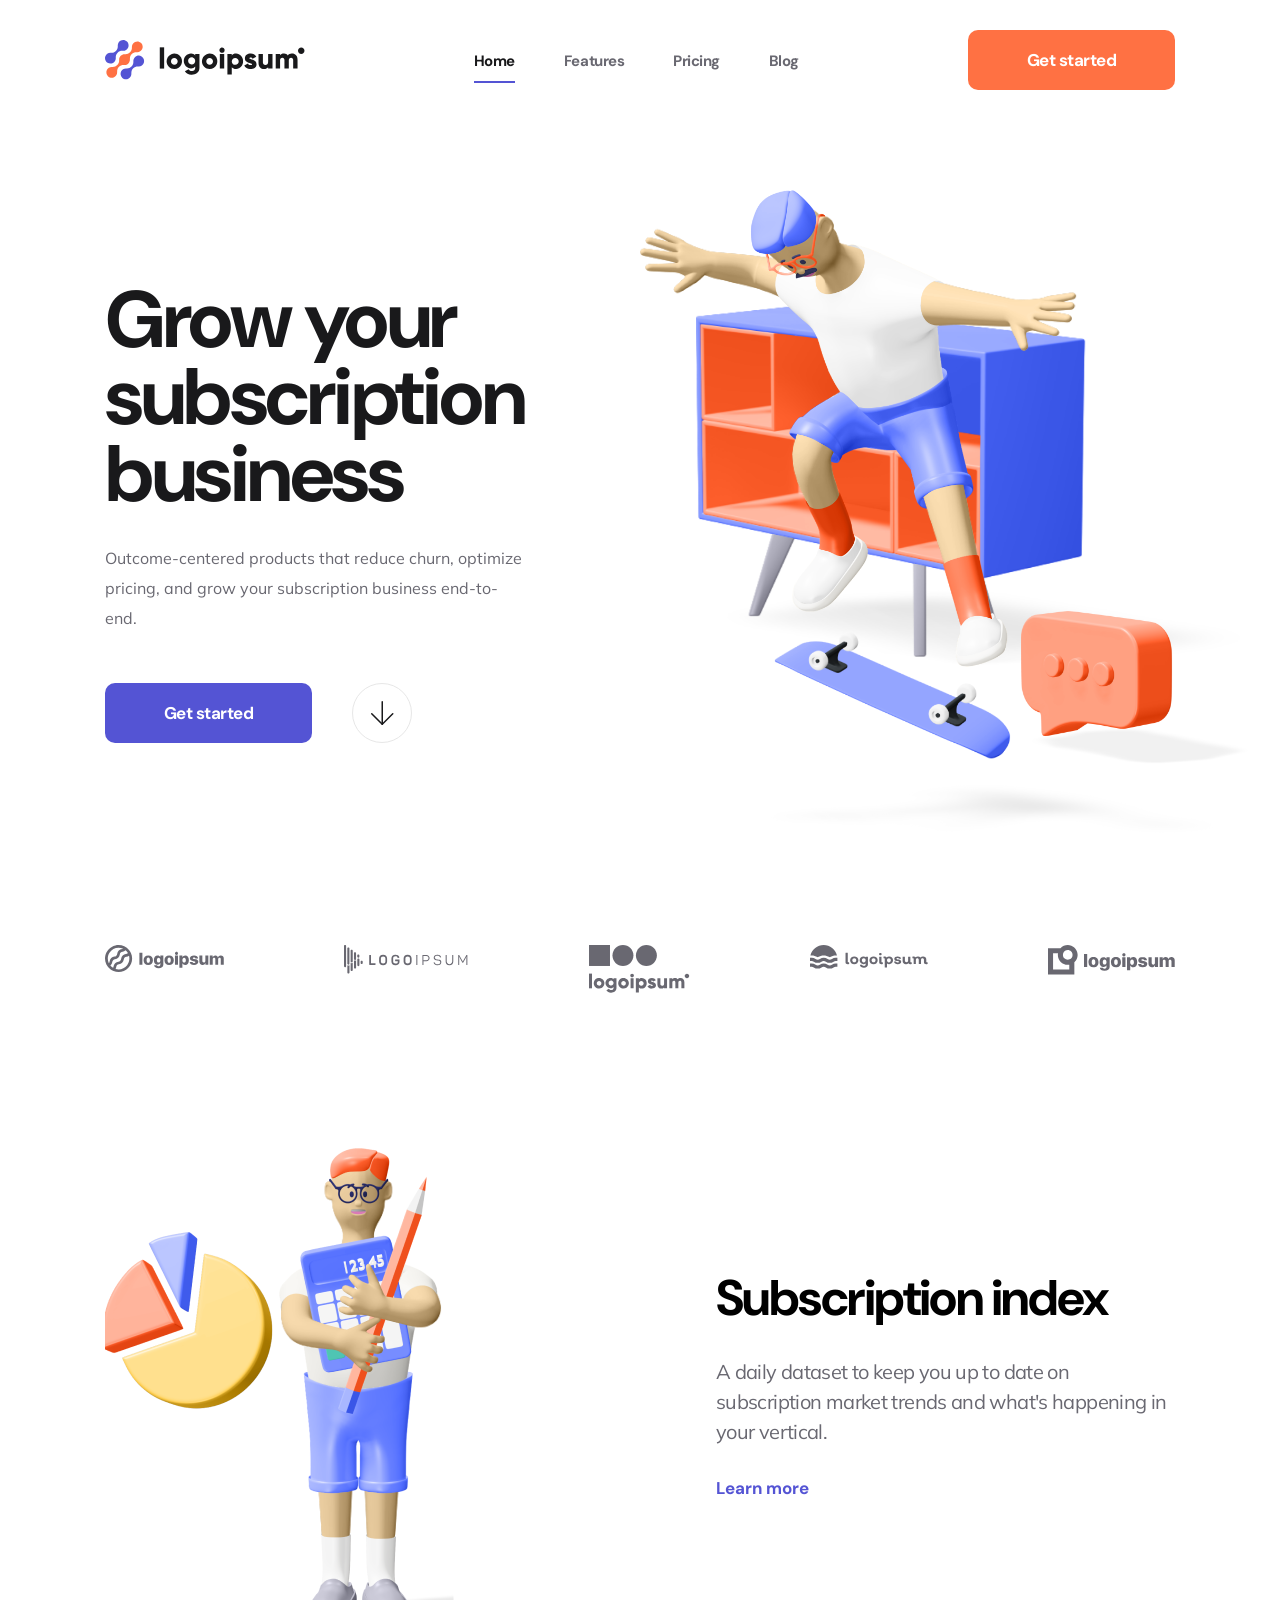
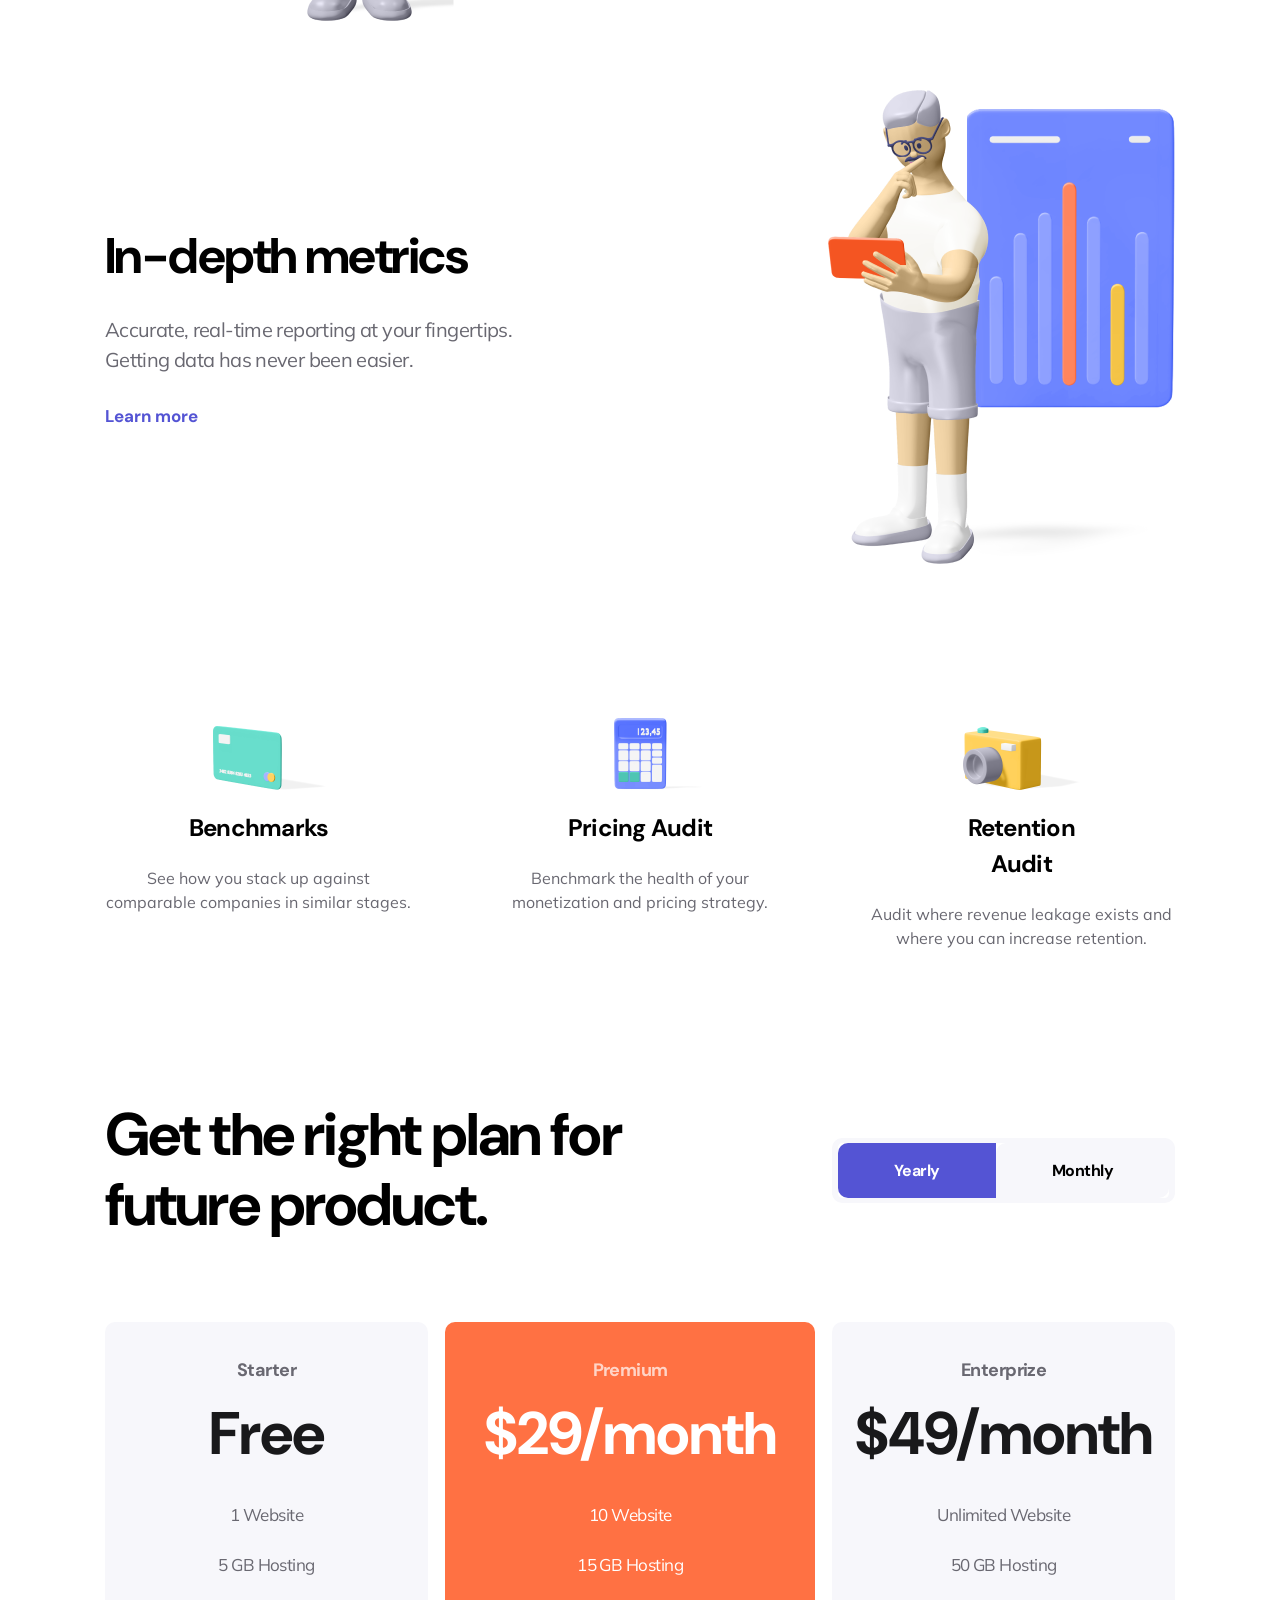
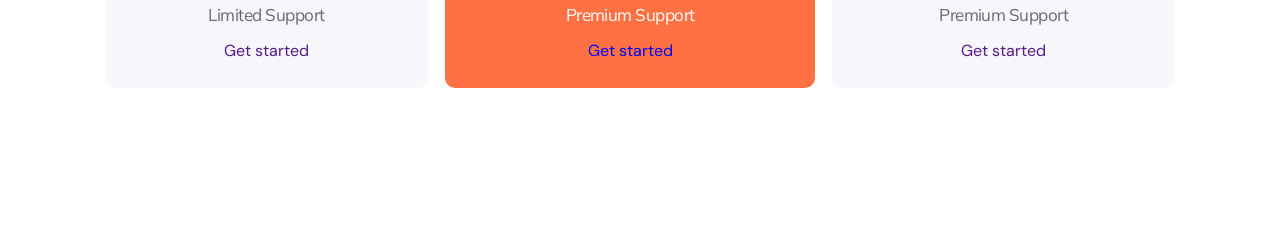
<file: index.html>
<!DOCTYPE html>
<html lang="en">

<head>
    <meta charset="UTF-8">
    <meta name="viewport" content="width=device-width, initial-scale=1.0">
    <title>logoipsum</title>
    <link rel="stylesheet" href="style.css">
    <link rel="preconnect" href="https://fonts.googleapis.com">
    <link rel="preconnect" href="https://fonts.gstatic.com" crossorigin>
    <link
        href="https://fonts.googleapis.com/css2?family=DM+Sans:ital,opsz,wght@0,9..40,100..1000;1,9..40,100..1000&family=Mulish:ital,wght@0,200..1000;1,200..1000&display=swap"
        rel="stylesheet">

</head>

<body>

    <header class="Ayanami">
        <div class="Ayanami__container">
            <nav class="header__nav">
                <img src="images/logoipsum.svg">
                <ul class="header__list">
                    <li class="header__list-item">
                        <a class="header__list-link active"=href="/">Home</a>
                    </li>
                    <li class="header__list-item">
                        <a class="header__list-link"=href="/">Features</a>
                    </li>
                    <li class="header__list-item">
                        <a class="header__list-link"=href="/">Pricing</a>
                    </li>
                    <li class="header__list-item">
                        <a class="header__list-link"=href="/">Blog</a>
                    </li>
                </ul>
                <a class="header__button" href="/">Get started</a>
            </nav>
        </div>
    </header>
    <main>
        <section class="hero">
            <div class="hero__container">
                <div class="hero__content">
                    <div class="hero__text">
                        <h1 class="hero__title">
                            Grow your subscription business
                        </h1>

                        <p class="hero_description">
                            Outcome-centered products that reduce churn, optimize pricing, and grow your subscription business end-to-end.
                        </p>
                    </div>
                    <div class="hero__buttons">
                        <a class="hero__button" href="/">Get started</a>
                        <a class="hero__scroll" href="#companies">
                            <!-- <a href="" class="hero__scroll"></a> -->
                            <img class="hero__scroll-image"; src="images/arrow-down.svg">
                        </a>
                    </div>
                </div>
                <img class="hero__3d"; src="images/hero_3d.svg">
            </div>
        </section>
        <section class="companies" id="companies">
            <ul class="companies__container">
                <li class="companies__company">
                    <img src="images/Logos/Group1.svg" alt="">
                </li>
                <li class="companies__company">
                    <img src="images/Logos/Group2.svg" alt="">
                </li>
                <li class="companies__company">
                    <img src="images/Logos/Group3.svg" alt="">
                </li>
                <li class="companies__company">
                    <img src="images/Logos/Group4.svg" alt="">
                </li>
                <li class="companies__company">
                    <img src="images/Logos/Group5.svg" alt="">
                </li>
            </ul>
        </section>
        <section class="features">
            <div class="features__container">
                <div class="feature">
                    <img class="feature__image"src="images/pristup.png" alt="">
                    <div class="feature__content">
                        <h3 class="feature__title">
                            Subscription index
                        </h3>
                        <p class="feature__desc">
                            A daily dataset to keep you up to date on subscription market trends and what's happening in your vertical.
                        </p>
                        <a href="/" class="feature__link">Learn more</a>
                    </div>
                </div>
                <div class="feature">
                    <div class="feature__content">
                        <h3 class="feature__title">
                            In-depth metrics
                        </h3>
                        <p class="feature__desc">
                            Accurate, real-time reporting at your fingertips. Getting data has never been easier.
                        </p>
                        <a href="/" class="feature__link">Learn more</a>
                    </div>
                    <img class="feature__image"src="images/pristup_dumaet.png" alt="">
                </div>
            </div>
        </section>
        <section class="mini-features">
            <div class="mini-features__container">
                <div class="mini-feature">
                    <header class="mini-feature__header">
                        <img src="images/mini_features/card.png" alt="">
                        <h4 class="mini-feature__title">Benchmarks</h4>
                    </header>
                    <p class="mini-feature__desc">See how you stack up against comparable companies in similar stages.</p>
                </div>
                <div class="mini-feature">
                    <header class="mini-feature__header">
                        <img src="images/mini_features/calc.png" alt="">
                        <h4 class="mini-feature__title">Pricing Audit</h4>
                    </header>
                    <p class="mini-feature__desc">Benchmark the health of your monetization and pricing strategy.</p>
                </div>
                <div class="mini-feature">
                    <header class="mini-feature__header">
                        <img src="images/mini_features/camera.png" alt="">
                        <h4 class="mini-feature__title">Retention Audit</h4>
                    </header>
                    <p class="mini-feature__desc">Audit where revenue leakage exists and where you can increase retention.</p>
                </div>
            </div>
        </section>
        <section class="subscription">
            <div class="subscription__container">
                <header class="subscription__header">
                    <h2 class="subscription__title">Get the right plan for <br>
                        future product.</h2>
                    <div class="subscription__tabs">
                        <button class="subscription__tab active">Yearly</button>
                        <button class="subscription__tab">Monthly</button>
                    </div>
                </header>
                <div class="subscription__plans">
                    <div class="subscription__plan">
                        <p class="subscription__plan-title">Starter</p>
                        <h2 class="subscription__plan-price">Free</h2>
                        <p class="subscription__plan-features">
                            1 Website <br>
                            5 GB Hosting <br>
                            Limited Support
                        </p>
                        <a href="" class="subscription__plan-buttton " href="/">Get started</a>
                    </div>
                    <div class="subscription__plan active">
                        <p class="subscription__plan-title">Premium</p>
                        <h2 class="subscription__plan-price">$29<cpan>/month</cpan></h2>
                        <p class="subscription__plan-features">
                            10 Website <br>
                            15 GB Hosting <br>
                            Premium Support</p>
                        <a href="/" class="subscription__plan-buttton active" href="/">Get started</a>
                    </div>
                    <div class="subscription__plan">
                        <p class="subscription__plan-title">Enterprize</p>
                        <h2 class="subscription__plan-price">$49<cpan>/month</cpan></h2>
                        <p class="subscription__plan-features">
                            Unlimited Website <br>
                            50 GB Hosting <br>
                            Premium Support
                        </p>
                        <a href="" class="subscription__plan-buttton" href="/">Get started</a>
                    </div>
                </div>
            </div>
        </section>
    </main>
</body>

</html>
</file>
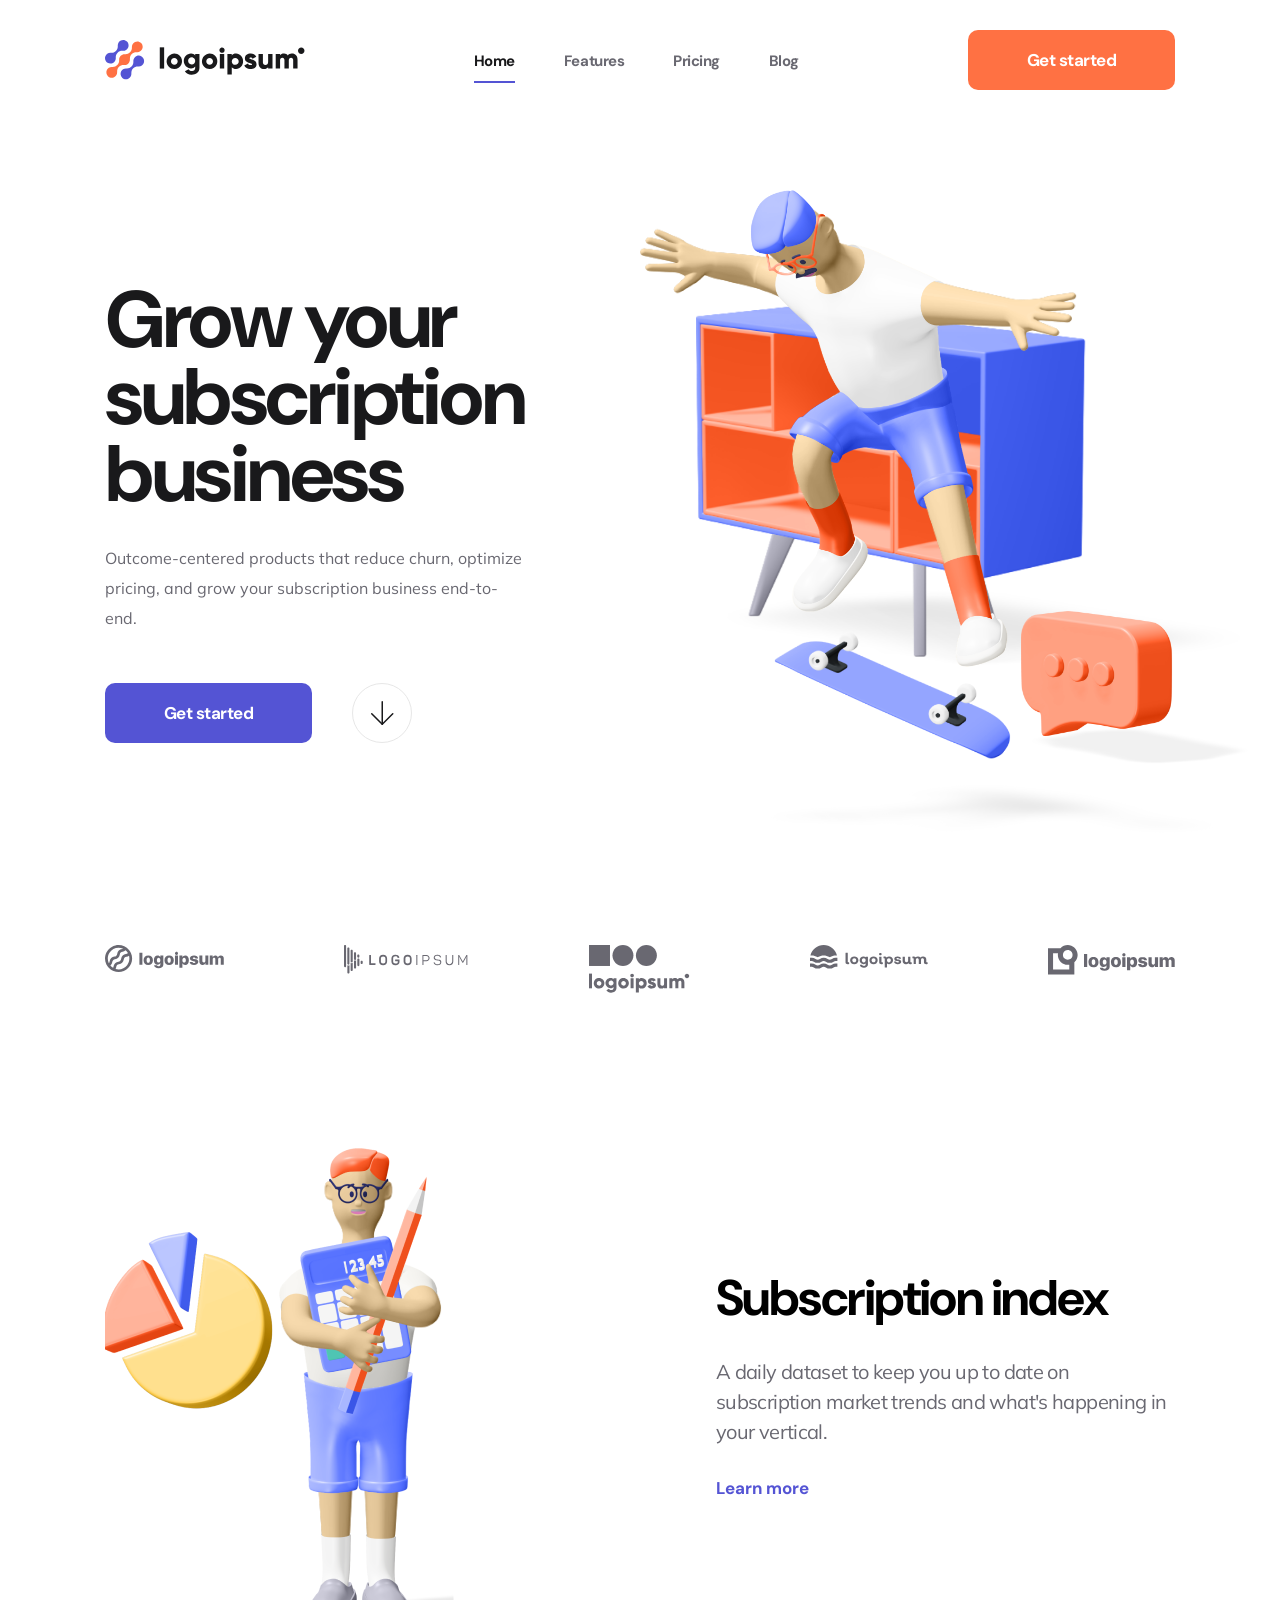
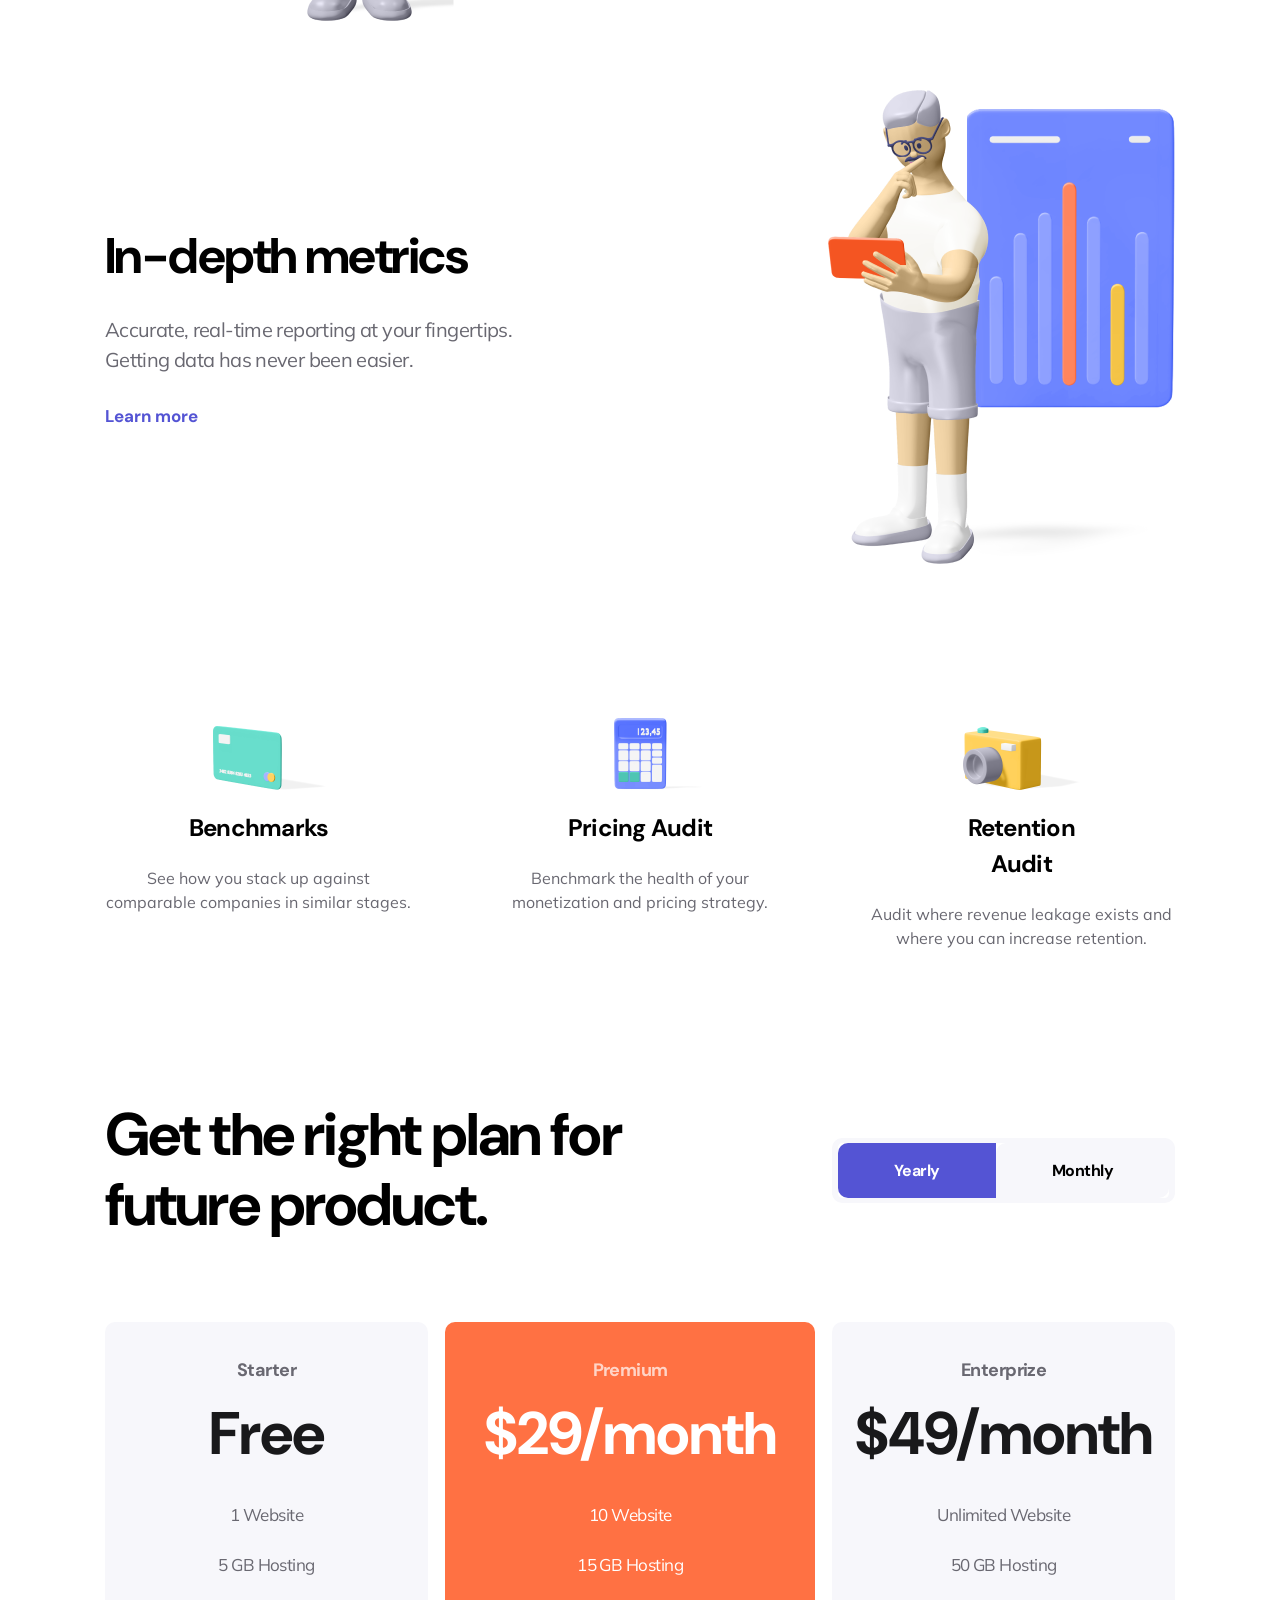
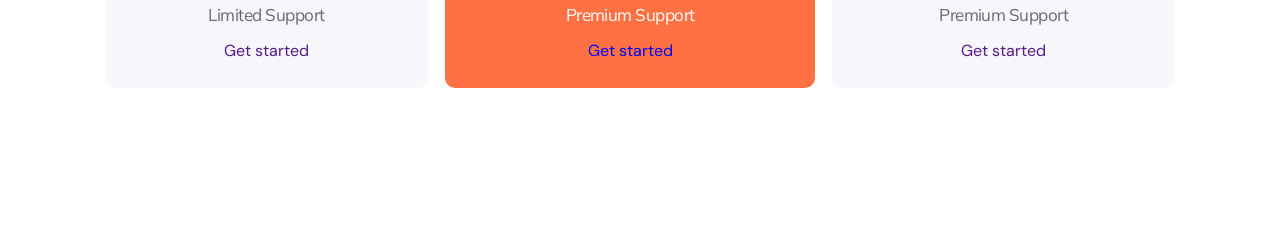
<file: bebra.html>
<!DOCTYPE html>
<html lang="en">

<head>
    <meta charset="UTF-8">
    <meta name="viewport" content="width=device-width, initial-scale=1.0">
    <title>logoipsum</title>
    <link rel="stylesheet" href="style.css">
    <link rel="preconnect" href="https://fonts.googleapis.com">
    <link rel="preconnect" href="https://fonts.gstatic.com" crossorigin>
    <link
        href="https://fonts.googleapis.com/css2?family=DM+Sans:ital,opsz,wght@0,9..40,100..1000;1,9..40,100..1000&family=Mulish:ital,wght@0,200..1000;1,200..1000&display=swap"
        rel="stylesheet">

</head>

<body>

    <header class="Ayanami">
        <div class="Ayanami__container">
            <nav class="header__nav">
                <img src="images/logoipsum.svg">
                <ul class="header__list">
                    <li class="header__list-item">
                        <a class="header__list-link active"=href="/">Home</a>
                    </li>
                    <li class="header__list-item">
                        <a class="header__list-link"=href="/">Features</a>
                    </li>
                    <li class="header__list-item">
                        <a class="header__list-link"=href="/">Pricing</a>
                    </li>
                    <li class="header__list-item">
                        <a class="header__list-link"=href="/">Blog</a>
                    </li>
                </ul>
                <a class="header__button" href="/">Get started</a>
            </nav>
        </div>
    </header>
    <main>
        <section class="hero">
            <div class="hero__container">
                <div class="hero__content">
                    <div class="hero__text">
                        <h1 class="hero__title">
                            Grow your subscription business
                        </h1>

                        <p class="hero_description">
                            Outcome-centered products that reduce churn, optimize pricing, and grow your subscription business end-to-end.
                        </p>
                    </div>
                    <div class="hero__buttons">
                        <a class="hero__button" href="/">Get started</a>
                        <a class="hero__scroll" href="#companies">
                            <!-- <a href="" class="hero__scroll"></a> -->
                            <img class="hero__scroll-image"; src="images/arrow-down.svg">
                        </a>
                    </div>
                </div>
                <img class="hero__3d"; src="images/hero_3d.svg">
            </div>
        </section>
        <section class="companies" id="companies">
            <ul class="companies__container">
                <li class="companies__company">
                    <img src="images/Logos/Group1.svg" alt="">
                </li>
                <li class="companies__company">
                    <img src="images/Logos/Group2.svg" alt="">
                </li>
                <li class="companies__company">
                    <img src="images/Logos/Group3.svg" alt="">
                </li>
                <li class="companies__company">
                    <img src="images/Logos/Group4.svg" alt="">
                </li>
                <li class="companies__company">
                    <img src="images/Logos/Group5.svg" alt="">
                </li>
            </ul>
        </section>
        <section class="features">
            <div class="features__container">
                <div class="feature">
                    <img class="feature__image"src="images/pristup.png" alt="">
                    <div class="feature__content">
                        <h3 class="feature__title">
                            Subscription index
                        </h3>
                        <p class="feature__desc">
                            A daily dataset to keep you up to date on subscription market trends and what's happening in your vertical.
                        </p>
                        <a href="/" class="feature__link">Learn more</a>
                    </div>
                </div>
                <div class="feature">
                    <div class="feature__content">
                        <h3 class="feature__title">
                            In-depth metrics
                        </h3>
                        <p class="feature__desc">
                            Accurate, real-time reporting at your fingertips. Getting data has never been easier.
                        </p>
                        <a href="/" class="feature__link">Learn more</a>
                    </div>
                    <img class="feature__image"src="images/pristup_dumaet.png" alt="">
                </div>
            </div>
        </section>
        <section class="mini-features">
            <div class="mini-features__container">
                <div class="mini-feature">
                    <header class="mini-feature__header">
                        <img src="images/mini_features/card.png" alt="">
                        <h4 class="mini-feature__title">Benchmarks</h4>
                    </header>
                    <p class="mini-feature__desc">See how you stack up against comparable companies in similar stages.</p>
                </div>
                <div class="mini-feature">
                    <header class="mini-feature__header">
                        <img src="images/mini_features/calc.png" alt="">
                        <h4 class="mini-feature__title">Pricing Audit</h4>
                    </header>
                    <p class="mini-feature__desc">Benchmark the health of your monetization and pricing strategy.</p>
                </div>
                <div class="mini-feature">
                    <header class="mini-feature__header">
                        <img src="images/mini_features/camera.png" alt="">
                        <h4 class="mini-feature__title">Retention Audit</h4>
                    </header>
                    <p class="mini-feature__desc">Audit where revenue leakage exists and where you can increase retention.</p>
                </div>
            </div>
        </section>
        <section class="subscription">
            <div class="subscription__container">
                <header class="subscription__header">
                    <h2 class="subscription__title">Get the right plan for <br>
                        future product.</h2>
                    <div class="subscription__tabs">
                        <button class="subscription__tab active">Yearly</button>
                        <button class="subscription__tab">Monthly</button>
                    </div>
                </header>
                <div class="subscription__plans">
                    <div class="subscription__plan">
                        <p class="subscription__plan-title">Starter</p>
                        <h2 class="subscription__plan-price">Free</h2>
                        <p class="subscription__plan-features">
                            1 Website <br>
                            5 GB Hosting <br>
                            Limited Support
                        </p>
                        <a href="" class="subscription__plan-buttton " href="/">Get started</a>
                    </div>
                    <div class="subscription__plan active">
                        <p class="subscription__plan-title">Premium</p>
                        <h2 class="subscription__plan-price">$29<cpan>/month</cpan></h2>
                        <p class="subscription__plan-features">
                            10 Website <br>
                            15 GB Hosting <br>
                            Premium Support</p>
                        <a href="/" class="subscription__plan-buttton active" href="/">Get started</a>
                    </div>
                    <div class="subscription__plan">
                        <p class="subscription__plan-title">Enterprize</p>
                        <h2 class="subscription__plan-price">$49<cpan>/month</cpan></h2>
                        <p class="subscription__plan-features">
                            Unlimited Website <br>
                            50 GB Hosting <br>
                            Premium Support
                        </p>
                        <a href="" class="subscription__plan-buttton" href="/">Get started</a>
                    </div>
                </div>
            </div>
        </section>
    </main>
</body>

</html>
</file>
<file: style.css>
:root {
    --dark: #19191B;
    --gray: #696871;
    --blue: #5454D4;
    --orange: #FF7143;
}

html {
    scroll-padding: 100px;
    scroll-behavior: smooth;
}
* {
    margin: 0;
    padding: 0;
    box-sizing: border-box;
}

body {
    font-family: "DM SANS", sans-serif; 
}

.Ayanami {
    /* padding-top: 30px;
    padding-right: 0;
    padding-bottom: 30px;
    padding-left: 0px; 
    padding: 30px 0px 30px 0px;
    горизонтальный отступ */
    padding-block: 30px;
    position: fixed;
    width: 100%;
    background-color: white;
    z-index: 999;
    top: 0;
}

main {
    margin-top: 120px;
}

[class*="__container"] {
    max-width: 1070px;
    margin-inline: auto;
}

.header__nav {
    display: flex;
    justify-content: space-between;
    align-items: center;   
}
.header__list {
    display: flex;
    gap: 49px;
}

ul {
    list-style: none;
}

.header__list-link {
    font-family: "DM SANS", sans-serif;
    font-weight: 700;
    font-size: 15px;
    letter-spacing: -0.47px;
    color: var(--gray);
    transition: color 0.3s;
}
.header__list-link.active {
    color: var(--dark);
    border-bottom: 2px solid var(--blue);
    padding-bottom: 10px;
}
.header__list-link:hover {
    color: var(--dark);
}

.header__button, .hero__button {
    font-weight: 700;
    font-size: 17px;
    letter-spacing: -0.53px;
    color: white;
    padding: 19px 59px;
    border-radius: 10px;
    transition: 0.3s;
}

.header__button {
    background-color: var(--orange);
}
.header__button:hover {
    opacity: 90%;
}
* {
    text-decoration: none;
}

.hero {
    padding-block: 70px;
}
.hero__container {
    position: relative;
}

.hero__content {
    max-width: 423px;
    padding-block: 92px;
}
.hero__3d {
    position: absolute;
    top: 0;
    right: -75px;
}
.hero__title {
    font-weight: 700;
    font-size: 80px;
    letter-spacing: -2.5px;
    line-height: 77px;
    color: var(--dark);
}
.hero_description {
    font-family: "Mulish", sans-serif;
    font-weight: 400;
    font-size: 20;
    letter-spacing: -0,63px;
    line-height: 30px;
    color: var(--gray);
    margin-top: 30px;   
}

.hero__buttons {
    display: flex;
    /* margin: 50px 40px; */
    margin-top: 50px;
    gap: 40px;
}

.hero__button {
    background-color: var(--blue);
}
.hero__scroll {
    width: 60px;
    height: 60px;
    display: flex;
    align-items: center;
    justify-content: center;
    border: 1px solid #E7E7E7;
    border-radius: 50px
}
.companies {
padding-block: 40px;
}
.companies__container {
    display: flex;
    justify-content: space-between;
    align-items: centre;
}

.features {
    padding-block: 110px;
}

.features__container {
    display: flex;
    flex-direction: column;
    gap: 69px;
}
.feature {
    display: flex;
    align-items: center;
    justify-content: space-between;
}

.feature__content {
    max-width: 459px;
    display: flex;
    flex-direction: column;
    gap: 30px;
}
.feature__title {
    font-family: "DM SANS", sans-serif;
    font-size: 50px;
    font-weight: 700;
    letter-spacing: -1.56px;
    line-height: 57px;
}

.feature__desc {
    font-family: "Mulish", sans-serif;
    font-size: 20px;
    font-weight: 400;
    letter-spacing: -0.63px;
    line-height: 30px;
    color: var(--gray);
}

.feature__link {
    font-family: "DM SANS", sans-serif;
    font-size: 17px;
    font-weight: 700;
    line-height: auto;
    letter-spacing: -0,53px;
    color: var(--blue)
}

.feature__link:hover {
    text-decoration: underline
}
.mini-features {
    padding-block: 32px;
}
.mini-features__container {
    display: grid;
    grid-template-columns: 1fr 1fr 1fr;
    gap: 74px;
}
.mini-feature {
    display: flex;
    flex-direction: column;
    gap: 20px;
    align-items: center;
    text-align: center
}
.mini-feature__header {
    display: flex;
    flex-direction: column;
    gap: 7px;
}
.mini-feature__title {
    font-family: "DM SANS", sans-serif;
    font-weight: 700;
    font-size: 24px;
    line-height: 36px;
    letter-spacing: -0.75px;
}
.mini-feature__desc {
    font-family: "Mulish", sans-serif;
    font-weight: 400;
    font-size: 16px;
    line-height: 24px;
    letter-spacing: -0,5px;
    color: var(--gray);
}
.mini-feature__header {
    max-width: 151px;
}
.subscription {
    padding-block: 118px 158px;
}
.subscription__container {
    display: flex;
    flex-direction: column;
    gap: 82px;
}
.subscription__header {
    display: flex;
    align-items: center;
    justify-content: space-between;
}
.subscription__title {
    font-weight: 700;
    font-size: 60px;
    line-height: 70px;
    letter-spacing: -1.88px;
}
.subscription__tabs {
    display: flex;
    border-block: 5px solid #F7F7FB;
    border-inline: 6px solid #F7F7FB;
    border-radius: 10px;
}
.subscription__tab {
    cursor: pointer;
    font-family: inherit;
    font-weight: 700;
    font-size: 16px;
    letter-spacing: -0.5px;
    border: none;
    background-color: #F7F7FB;
    padding: 17px 56px;
    border-radius: 10px 0px 10px 0px;
    color: var(--var);
}
.subscription__tab.active {
    background-color: var(--blue);
    border-radius: 10px 0 0 10px;
    color: white;
}
.subscription__plans {
    display: grid;
    grid-template-columns: 1fr 1.146fr 1fr;
    gap: 17px;
}
.subscription__plan {
    padding: 34px 23px 27px;
    background-color: #F7F7FB;
    border-radius: 10px;
    text-align: center;
}
.subscription__plan-title {
    font-weight: 700;
    font-size: 18px;
    line-height: 28px;
    letter-spacing: -0.56px;
    color: var(--gray);
}
.subscription__plan-price {
    font-weight: 700;
    font-size: 60px;
    line-height: 56px;
    letter-spacing: -1.03px;
    color: var(--dark);
    margin-top: 22px;
}
.subscription__plan-price > span {
    font-size: 18px;
}
.subscription__plan-features {
    font-family: "Mulish", sans-serif;
    font-weight: 400;
    font-size: 17px;
    line-height: 50px;
    letter-spacing: -0.53px;
    color: var(--gray);
    margin-top: 28px;
}
.subscription__plan-button {
    display: flex;
    width: 100%;
    justify-content: center;
    background-color: white;
    padding-block: 19px;
    border-radius: 10px;
    font-weight: 700;
    font-size: 17px;
    letter-spacing: -0.53px;
    color: var(--blue);
    margin-top: 36px;
}
.subscription__plan.active {
    background: var(--orange);
}
.subscription__plan.active .subscription__plan-title {
    color: rgba(255,255,255,70%);
}
.subscription__plan.active .subscription__plan-price,
.subscription__plan.active .subscription__plan-features,
.subscription__plan.active .subscription__plan-button {
    color: white;
}
.subscription__plan.active .subscription__plan-button{
    background-color: #9F3919;
}
</file>
